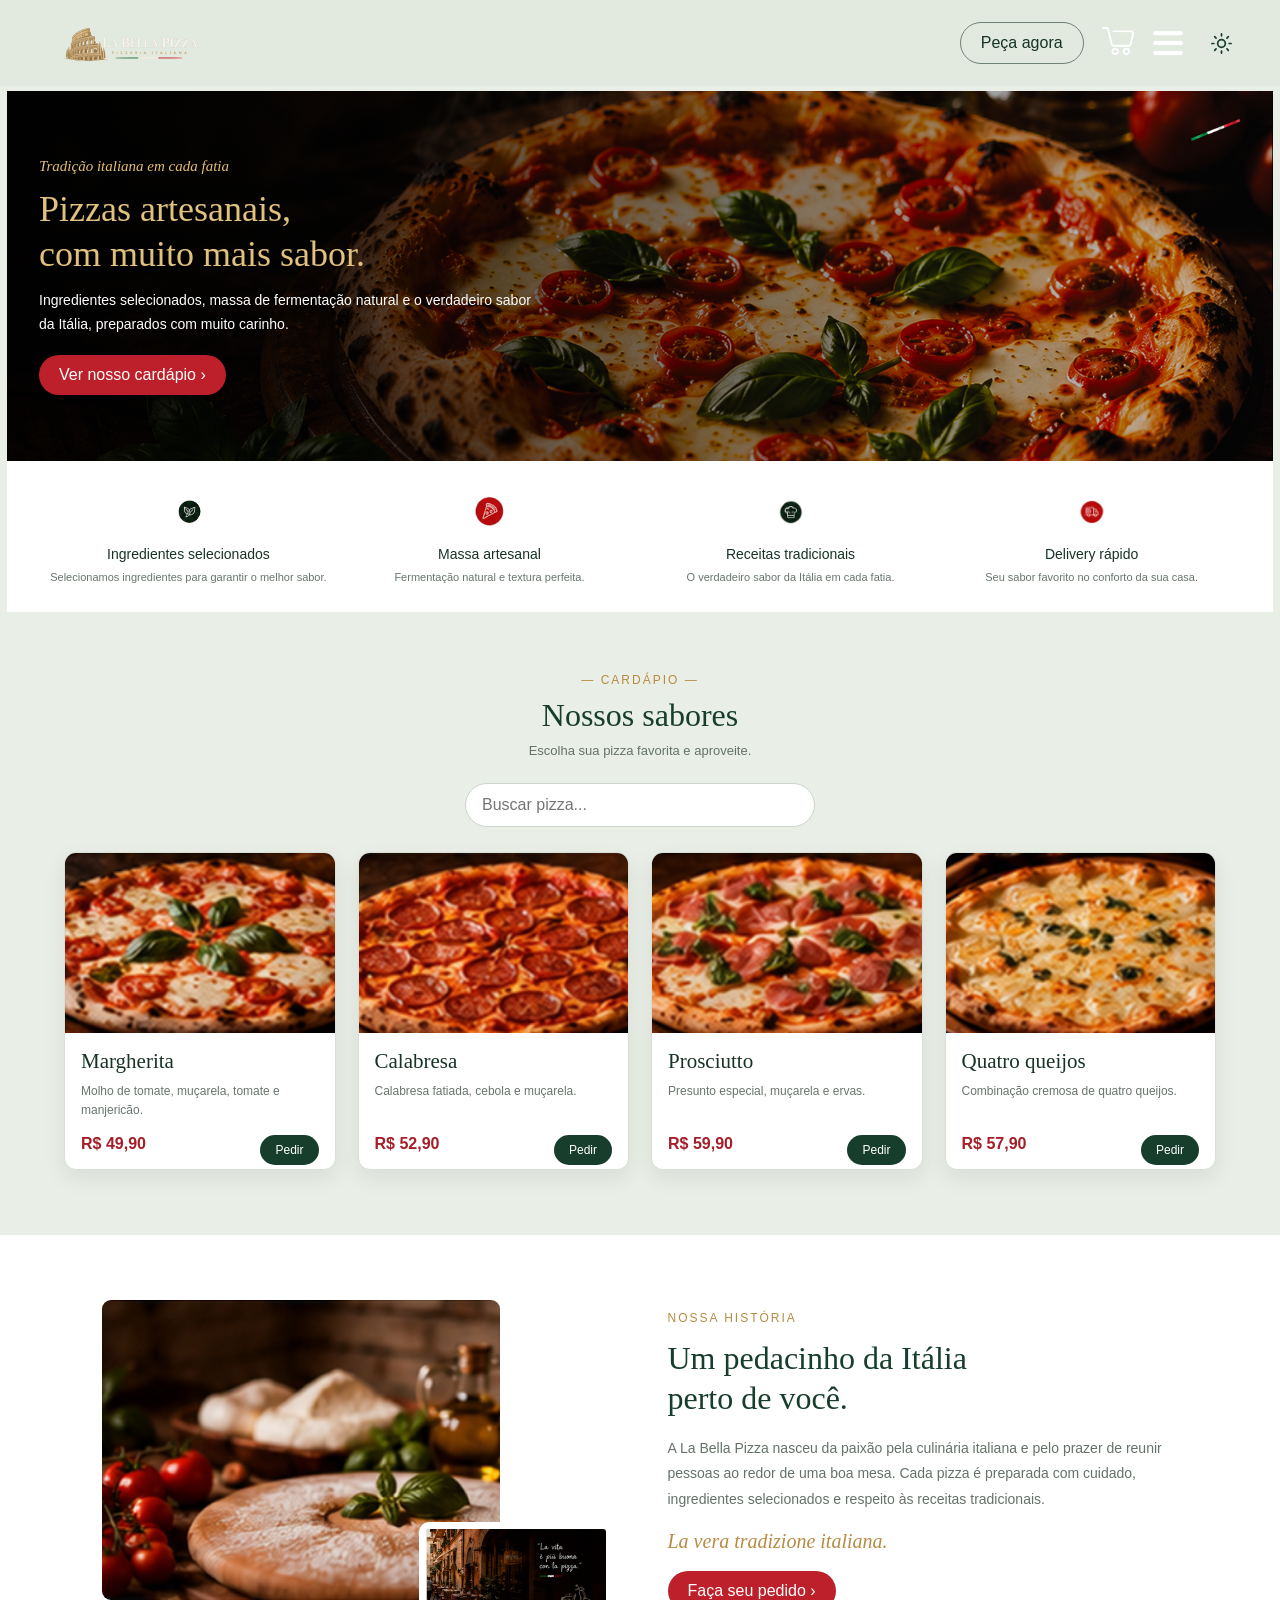
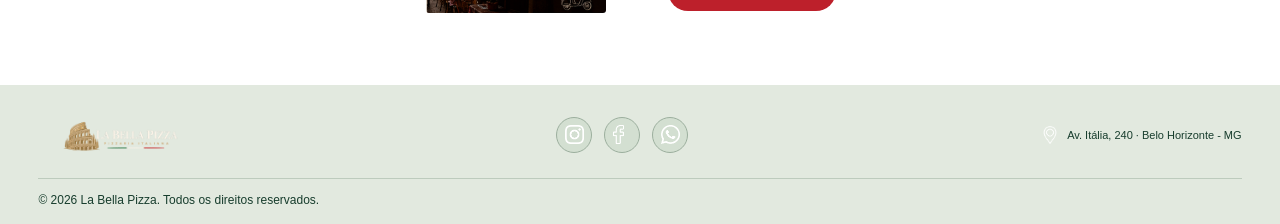
<file: index.html>
<!DOCTYPE html>
<html lang="pt-BR">
<head>
    <meta charset="UTF-8">
    <meta name="viewport" content="width=device-width, initial-scale=1.0">
    <title>La Bella Pizza</title>

    <link rel="stylesheet" href="style.css">
    <script src="script.js" defer></script>
</head>

<body>

    <header class="cabecalho">

        <a href="index.html" class="logo">
            <img data-imagem="logo" alt="La Bella Pizza">
        </a>

        <div class="acoes">
            <a href="#cardapio" class="botao contorno">Peça agora</a>

            <a href="carrinho.html" class="icone-link">
                <img data-imagem="carrinho" alt="Carrinho">
            </a>

            <button class="botao-menu" id="menuBtn">
                <img data-imagem="menu" alt="Menu">
            </button>

            <button class="botao-tema" id="temaBtn" aria-label="Alternar tema">

                <svg class="sol" viewBox="0 0 24 24">
                    <circle cx="12" cy="12" r="4"/>
                    <path d="M12 2v2 M12 20v2 M2 12h2 M20 12h2
                    M4.9 4.9l1.4 1.4 M17.7 17.7l1.4 1.4
                    M4.9 19.1l1.4-1.4 M17.7 6.3l1.4-1.4"/>
                </svg>

                <svg class="lua" viewBox="0 0 24 24">
                    <path d="M20.9 13A9 9 0 0 1 11 3.1
                    9 9 0 1 0 20.9 13Z"/>
                </svg>

            </button>
        </div>

        <nav class="menu" id="menuNavegacao">
            <a href="index.html">Início</a>
            <a href="cardapio.html">Cardápio</a>
            <a href="pedidos.html">Pedidos</a>
            <a href="conta.html">Entrar</a>
            <a href="conta.html">Criar conta</a>
            <a href="carrinho.html">Carrinho</a>
            <a href="dados.html">Minha Conta</a>
        </nav>

    </header>


    <main>

        <section class="banner">

            <img class="banner-foto"
                 data-imagem="ImagemPrincipal"
                 alt="Pizza artesanal">

            <div class="sombra-banner"></div>

            <div class="banner-texto revelar">

                <span>Tradição italiana em cada fatia</span>

                <h1>
                    Pizzas artesanais,<br>
                    com muito mais sabor.
                </h1>

                <p>
                    Ingredientes selecionados, massa de fermentação
                    natural e o verdadeiro sabor da Itália,
                    preparados com muito carinho.
                </p>

                <a href="#cardapio" class="botao vermelho">
                    Ver nosso cardápio ›
                </a>

            </div>

            <img class="bandeira"
                 data-imagem="miniBandeiraItaliana"
                 alt="Bandeira italiana">

        </section>


        <section class="beneficios">

            <article class="beneficio revelar">
                <img data-imagem="iconeIngredientesSelecionados" alt="">
                <h2>Ingredientes selecionados</h2>
                <p>Selecionamos ingredientes para garantir o melhor sabor.</p>
            </article>

            <article class="beneficio revelar">
                <img data-imagem="iconePizza" alt="">
                <h2>Massa artesanal</h2>
                <p>Fermentação natural e textura perfeita.</p>
            </article>

            <article class="beneficio revelar">
                <img data-imagem="iconeReceitasTradicionais" alt="">
                <h2>Receitas tradicionais</h2>
                <p>O verdadeiro sabor da Itália em cada fatia.</p>
            </article>

            <article class="beneficio revelar">
                <img data-imagem="iconeDeliveryRapido" alt="">
                <h2>Delivery rápido</h2>
                <p>Seu sabor favorito no conforto da sua casa.</p>
            </article>

        </section>


        <section class="cardapio" id="cardapio">

            <div class="titulo revelar">
                <span>— CARDÁPIO —</span>
                <h2>Nossos sabores</h2>
                <p>Escolha sua pizza favorita e aproveite.</p>
            </div>

            <input
                type="search"
                class="busca-pizza"
                id="buscaPizza"
                placeholder="Buscar pizza..."
            >

            <div class="grade-pizzas">

                <article class="pizza revelar" data-nome="margherita">
                    <img data-imagem="margherita" alt="Pizza Margherita">

                    <div>
                        <h3>Margherita</h3>
                        <p>Molho de tomate, muçarela, tomate e manjericão.</p>
                        <strong>R$ 49,90</strong>
                        <a href="pedidos.html">Pedir</a>
                    </div>
                </article>

                <article class="pizza revelar" data-nome="calabresa">
                    <img data-imagem="Calabresa" alt="Pizza Calabresa">

                    <div>
                        <h3>Calabresa</h3>
                        <p>Calabresa fatiada, cebola e muçarela.</p>
                        <strong>R$ 52,90</strong>
                        <a href="pedidos.html">Pedir</a>
                    </div>
                </article>

                <article class="pizza revelar" data-nome="prosciutto">
                    <img data-imagem="prosciutto" alt="Pizza Prosciutto">

                    <div>
                        <h3>Prosciutto</h3>
                        <p>Presunto especial, muçarela e ervas.</p>
                        <strong>R$ 59,90</strong>
                        <a href="pedidos.html">Pedir</a>
                    </div>
                </article>

                <article class="pizza revelar" data-nome="quatro queijos">
                    <img data-imagem="quatroQueijos" alt="Pizza Quatro Queijos">

                    <div>
                        
                        <h3>Quatro queijos</h3>
                        <p>Combinação cremosa de quatro queijos.</p>
                        <strong>R$ 57,90</strong>
                        <a href="pedidos.html">Pedir</a>
                    </div>
                </article>

            </div>

            <p id="semResultado" hidden>
                Nenhuma pizza encontrada.
            </p>

        </section>


        <section class="sobre" id="sobre">

            <div class="fotos-sobre revelar">
                <img class="foto-maior"
                     data-imagem="imagemSobreNos1"
                     alt="La Bella Pizza">

                <img class="foto-menor"
                     data-imagem="imagemSobreNos2"
                     alt="Tradição italiana">
            </div>

            <div class="texto-sobre revelar">

                <span>NOSSA HISTÓRIA</span>

                <h2>
                    Um pedacinho da Itália<br>
                    perto de você.
                </h2>

                <p>
                    A La Bella Pizza nasceu da paixão pela culinária
                    italiana e pelo prazer de reunir pessoas ao redor
                    de uma boa mesa. Cada pizza é preparada com cuidado,
                    ingredientes selecionados e respeito às receitas
                    tradicionais.
                </p>

                <p class="frase">
                    La vera tradizione italiana.
                </p>

                <a href="pedidos.html" class="botao vermelho">
                    Faça seu pedido ›
                </a>

            </div>

        </section>

    </main>


    <footer class="rodape">

        <div class="rodape-linha">

            <a href="index.html" class="logo">
                <img data-imagem="logo" alt="La Bella Pizza">
            </a>

            <div class="redes">

                <a href="#" aria-label="Instagram">
                    <img data-imagem="instagram" alt="">
                </a>

                <a href="#" aria-label="Facebook">
                    <img data-imagem="facebook" alt="">
                </a>

                <a href="#" aria-label="WhatsApp">
                    <img data-imagem="whatsapp" alt="">
                </a>

            </div>

            <div class="endereco">
                <img data-imagem="localizacao" alt="">
                Av. Itália, 240 · Belo Horizonte - MG
            </div>

        </div>

        <p>© 2026 La Bella Pizza. Todos os direitos reservados.</p>

    </footer>

    <script src="carrinho.js" defer></script>

</body>
</html>
</file>
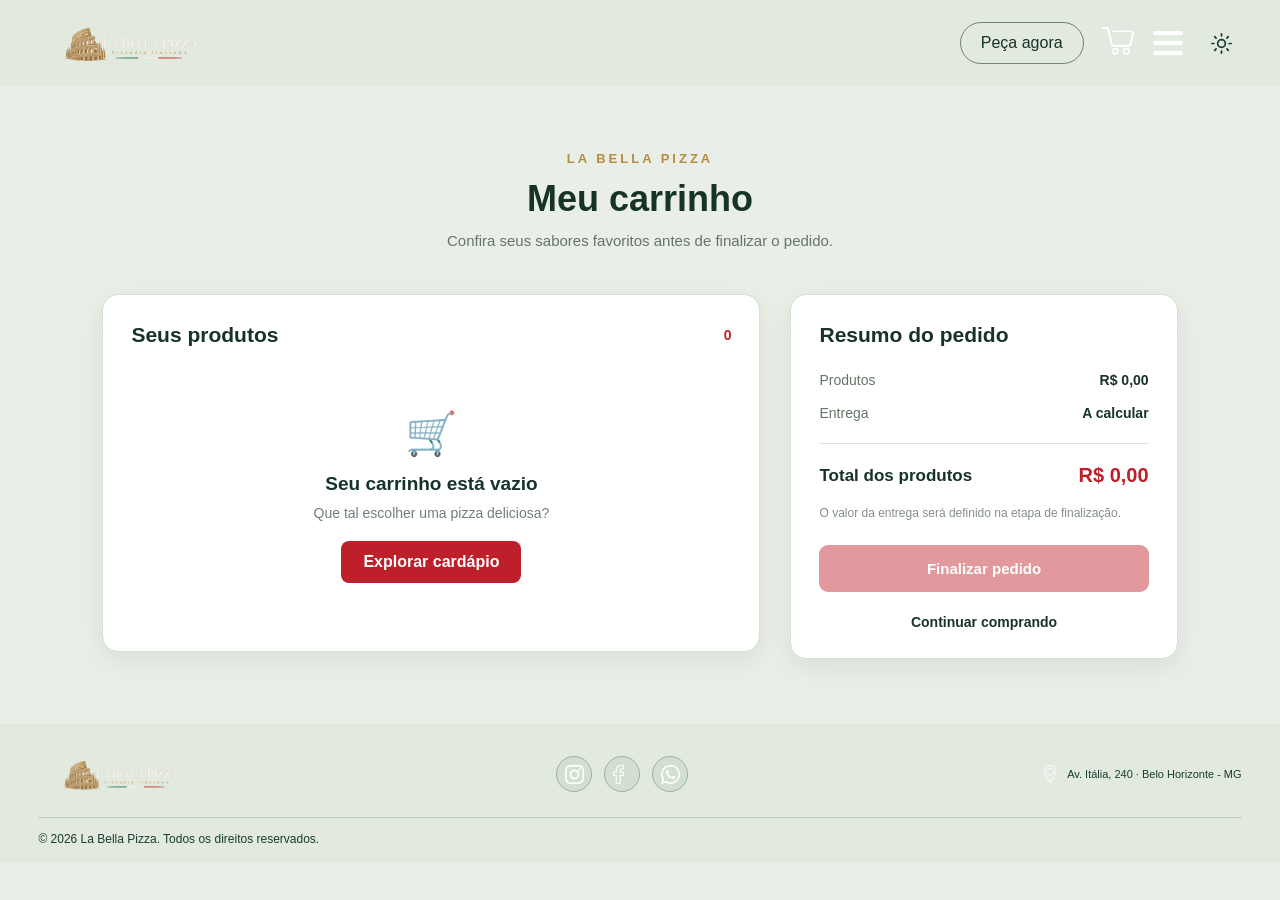
<file: carrinho.html>
<!DOCTYPE html>
<html lang="pt-BR">

<head>
    <meta charset="UTF-8">
    <meta name="viewport" content="width=device-width, initial-scale=1.0">

    <title>Meu Carrinho | La Bella Pizza</title>

    <link rel="stylesheet" href="style.css">
    <link rel="stylesheet" href="carrinho.css">

    <script src="script.js" defer></script>
    <script src="carrinho.js" defer></script>
</head>

<body>


    <header class="cabecalho">

        <a href="index.html" class="logo">
            <img src="Imagens/logo.png" data-imagem="logo" alt="La Bella Pizza">
        </a>

        <div class="acoes">

            <a href="cardapio.html#sabores" class="botao contorno">
                Peça agora
            </a>

            <a href="carrinho.html" class="icone-link">
                <img src="Imagens/carrinho.png" data-imagem="carrinho" alt="Carrinho">
            </a>

            <button id="menuBtn" class="botao-menu" aria-label="Abrir menu">
                <img src="Imagens/menu.png" data-imagem="menu" alt="Menu">
            </button>

            <button id="temaBtn" class="botao-tema" aria-label="Alternar tema">

                <svg class="sol" viewBox="0 0 24 24" fill="none"
                    stroke="currentColor" stroke-width="2">
                    <circle cx="12" cy="12" r="4"></circle>
                    <path d="M12 2v2 M12 20v2 M4.93 4.93l1.42 1.42
                    M17.65 17.65l1.42 1.42 M2 12h2 M20 12h2
                    M4.93 19.07l1.42-1.42 M17.65 6.35l1.42-1.42">
                    </path>
                </svg>

                <svg class="lua" viewBox="0 0 24 24" fill="none"
                    stroke="currentColor" stroke-width="2">
                    <path d="M20.5 14.5A8.5 8.5 0 0 1 9.5 3.5
                    A8.5 8.5 0 1 0 20.5 14.5Z">
                    </path>
                </svg>

            </button>

        </div>

        <nav class="menu" id="menuNavegacao">
            <a href="index.html">Início</a>
            <a href="cardapio.html">Cardápio</a>
            <a href="pedidos.html">Pedidos</a>
            <a href="conta.html">Entrar</a>
            <a href="conta.html">Criar conta</a>
            <a href="carrinho.html">Carrinho</a>
            <a href="dados.html">Minha Conta</a>
        </nav>

    </header>



    <main class="pagina-carrinho">

        <section class="titulo-carrinho revelar">

            <span class="subtitulo">LA BELLA PIZZA</span>

            <h1>Meu carrinho</h1>

            <p>
                Confira seus sabores favoritos antes de finalizar o pedido.
            </p>

        </section>


        <section class="conteudo-carrinho revelar">

            <div class="lista-carrinho">

                <div class="cabecalho-lista">
                    <h2>Seus produtos</h2>
                    <span id="quantidadeItens">0</span>
                </div>

                <div id="itensCarrinho"></div>

                <div id="carrinhoVazio" class="carrinho-vazio" hidden>

                    <div class="icone-vazio">🛒</div>

                    <h3>Seu carrinho está vazio</h3>

                    <p>
                        Que tal escolher uma pizza deliciosa?
                    </p>

                    <a href="cardapio.html" class="botao-carrinho">
                        Explorar cardápio
                    </a>

                </div>

                <button id="limparCarrinho" class="limpar-carrinho" hidden>
                    Limpar carrinho
                </button>

            </div>



            <aside class="resumo-carrinho">

                <h2>Resumo do pedido</h2>

                <div class="linha-resumo">
                    <span>Produtos</span>
                    <strong id="subtotal">R$ 0,00</strong>
                </div>

                <div class="linha-resumo">
                    <span>Entrega</span>
                    <strong>A calcular</strong>
                </div>

                <div class="linha-resumo total">
                    <span>Total dos produtos</span>
                    <strong id="total">R$ 0,00</strong>
                </div>

                <p class="aviso-entrega">
                    O valor da entrega será definido na etapa de finalização.
                </p>

                <button id="finalizarPedido" class="finalizar-pedido" disabled>
                    Finalizar pedido
                </button>

                <a href="cardapio.html" class="continuar-comprando">
                    Continuar comprando
                </a>

            </aside>

        </section>

    </main>



    <footer class="rodape">

        <div class="rodape-linha">

            <div class="logo">
                <img src="Imagens/logo.png" data-imagem="logo" alt="La Bella Pizza">
            </div>

            <div class="redes">

                <a href="#" target="_blank" aria-label="Instagram">
                    <img src="Imagens/instagram.png" alt="Instagram">
                </a>

                <a href="#" target="_blank" aria-label="Facebook">
                    <img src="Imagens/facebook.png" alt="Facebook">
                </a>

                <a href="#" target="_blank" aria-label="WhatsApp">
                    <img src="Imagens/whatsapp.png" alt="WhatsApp">
                </a>

            </div>

            <div class="endereco">
                <img src="Imagens/localizacao.png" alt="Localização">
                <p>Av. Itália, 240 · Belo Horizonte - MG</p>
            </div>

        </div>

        <p>© 2026 La Bella Pizza. Todos os direitos reservados.</p>

    </footer>

</body>
</html>
</file>
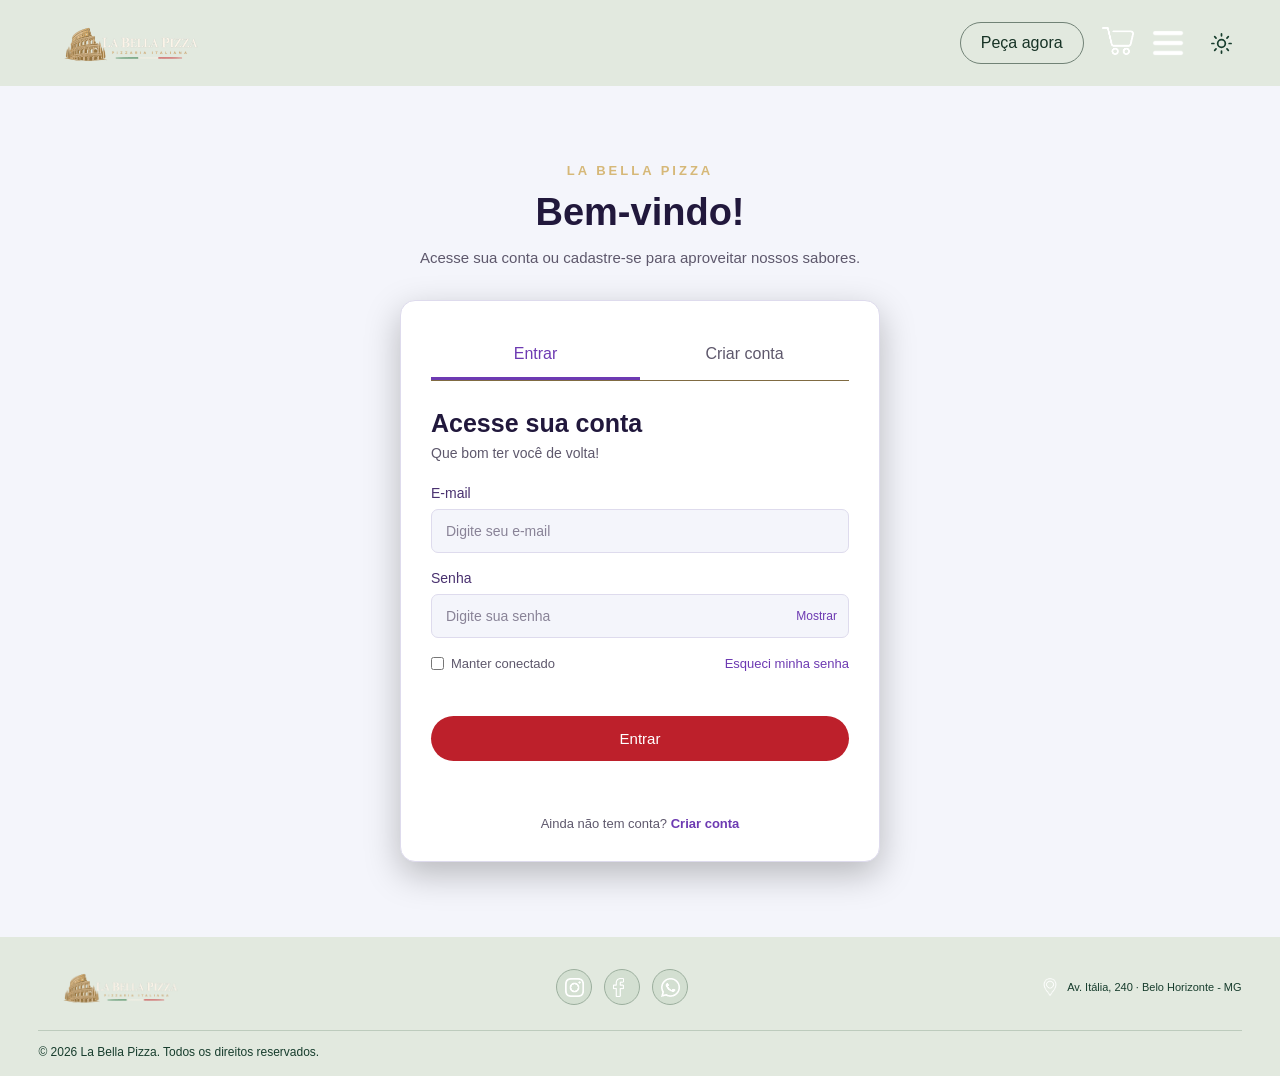
<file: conta.html>
<!DOCTYPE html>
<html lang="pt-BR">
<head>
    <meta charset="UTF-8">
    <meta name="viewport" content="width=device-width, initial-scale=1.0">
    <title>Minha conta | La Bella Pizza</title>

    <link rel="stylesheet" href="style.css">
    <link rel="stylesheet" href="conta.css">

    <script src="script.js" defer></script>
    <script src="conta.js" defer></script>
</head>

<body>

    <header class="cabecalho">

        <a href="index.html" class="logo">
            <img data-imagem="logo" alt="La Bella Pizza">
        </a>

        <div class="acoes">
            <a href="cardapio.html#sabores" class="botao contorno">
                Peça agora
            </a>

            <a href="carrinho.html" class="icone-link">
                <img data-imagem="carrinho" alt="Carrinho">
            </a>

            <button class="botao-menu" id="menuBtn" aria-label="Abrir menu">
                <img data-imagem="menu" alt="Menu">
            </button>

            <button class="botao-tema" id="temaBtn" aria-label="Alternar tema">

                <svg class="sol" viewBox="0 0 24 24">
                    <circle cx="12" cy="12" r="4"/>
                    <path d="M12 2v2 M12 20v2 M2 12h2 M20 12h2
                    M4.9 4.9l1.4 1.4 M17.7 17.7l1.4 1.4
                    M4.9 19.1l1.4-1.4 M17.7 6.3l1.4-1.4"/>
                </svg>

                <svg class="lua" viewBox="0 0 24 24">
                    <path d="M20.9 13A9 9 0 0 1 11 3.1
                    9 9 0 1 0 20.9 13Z"/>
                </svg>

            </button>
        </div>

        <nav class="menu" id="menuNavegacao">
            <a href="index.html">Início</a>
            <a href="cardapio.html">Cardápio</a>
            <a href="pedidos.html">Pedidos</a>
            <a href="conta.html">Entrar</a>
            <a href="conta.html">Criar conta</a>
            <a href="carrinho.html">Carrinho</a>
            <a href="dados.html">Minha Conta</a>
        </nav>

    </header>


    <main class="pagina-conta">

        <section class="area-conta">

            <div class="titulo-conta">
                <span>LA BELLA PIZZA</span>
                <h1>Bem-vindo!</h1>
                <p>Acesse sua conta ou cadastre-se para aproveitar nossos sabores.</p>
            </div>

            <div class="painel-conta">

                <div class="abas-conta">

                    <button class="aba-conta ativa"
                            type="button"
                            data-aba="entrar">
                        Entrar
                    </button>

                    <button class="aba-conta"
                            type="button"
                            data-aba="cadastro">
                        Criar conta
                    </button>

                </div>


                <form class="form-conta"
                      id="formEntrar">

                    <h2>Acesse sua conta</h2>
                    <p class="descricao-form">Que bom ter você de volta!</p>

                    <label for="emailLogin">E-mail</label>
                    <input
                        type="email"
                        id="emailLogin"
                        placeholder="Digite seu e-mail"
                        required
                    >

                    <label for="senhaLogin">Senha</label>

                    <div class="campo-senha">
                        <input
                            type="password"
                            id="senhaLogin"
                            placeholder="Digite sua senha"
                            required
                        >

                        <button type="button"
                                class="mostrar-senha"
                                data-senha="senhaLogin">
                            Mostrar
                        </button>
                    </div>

                    <div class="opcoes-login">
                        <label class="lembrar">
                            <input type="checkbox" id="lembrar">
                            Manter conectado
                        </label>

                        <button type="button"
                                class="link-conta"
                                id="recuperarSenha">
                            Esqueci minha senha
                        </button>
                    </div>

                    <button type="submit" class="botao vermelho botao-conta">
                        Entrar
                    </button>

                    <p class="mensagem-conta" id="mensagemLogin"></p>

                    <p class="troca-formulario">
                        Ainda não tem conta?
                        <button type="button" data-aba="cadastro">
                            Criar conta
                        </button>
                    </p>

                </form>


                <form class="form-conta escondido"
                      id="formCadastro">

                    <h2>Crie sua conta</h2>
                    <p class="descricao-form">Preencha seus dados para começar.</p>

                    <label for="nomeCadastro">Nome completo</label>
                    <input
                        type="text"
                        id="nomeCadastro"
                        placeholder="Digite seu nome"
                        required
                    >

                    <label for="emailCadastro">E-mail</label>
                    <input
                        type="email"
                        id="emailCadastro"
                        placeholder="Digite seu e-mail"
                        required
                    >

                    <label for="telefoneCadastro">Telefone</label>
                    <input
                        type="tel"
                        id="telefoneCadastro"
                        placeholder="(00) 00000-0000"
                        maxlength="15"
                        required
                    >

                    <label for="senhaCadastro">Senha</label>

                    <div class="campo-senha">
                        <input
                            type="password"
                            id="senhaCadastro"
                            placeholder="Crie uma senha"
                            minlength="6"
                            required
                        >

                        <button type="button"
                                class="mostrar-senha"
                                data-senha="senhaCadastro">
                            Mostrar
                        </button>
                    </div>

                    <label for="confirmarSenha">Confirmar senha</label>

                    <div class="campo-senha">
                        <input
                            type="password"
                            id="confirmarSenha"
                            placeholder="Digite a senha novamente"
                            minlength="6"
                            required
                        >

                        <button type="button"
                                class="mostrar-senha"
                                data-senha="confirmarSenha">
                            Mostrar
                        </button>
                    </div>

                    <button type="submit" class="botao vermelho botao-conta">
                        Criar minha conta
                    </button>

                    <p class="mensagem-conta" id="mensagemCadastro"></p>

                    <p class="troca-formulario">
                        Já possui uma conta?
                        <button type="button" data-aba="entrar">
                            Entrar
                        </button>
                    </p>

                </form>

            </div>

        </section>

    </main>


    <footer class="rodape">

        <div class="rodape-linha">

            <a href="index.html" class="logo">
                <img data-imagem="logo" alt="La Bella Pizza">
            </a>

            <div class="redes">

                <a href="#" aria-label="Instagram">
                    <img data-imagem="instagram" alt="">
                </a>

                <a href="#" aria-label="Facebook">
                    <img data-imagem="facebook" alt="">
                </a>

                <a href="#" aria-label="WhatsApp">
                    <img data-imagem="whatsapp" alt="">
                </a>

            </div>

            <div class="endereco">
                <img data-imagem="localizacao" alt="">
                Av. Itália, 240 · Belo Horizonte - MG
            </div>

        </div>

        <p>© 2026 La Bella Pizza. Todos os direitos reservados.</p>

    </footer>

</body>
</html>
</file>
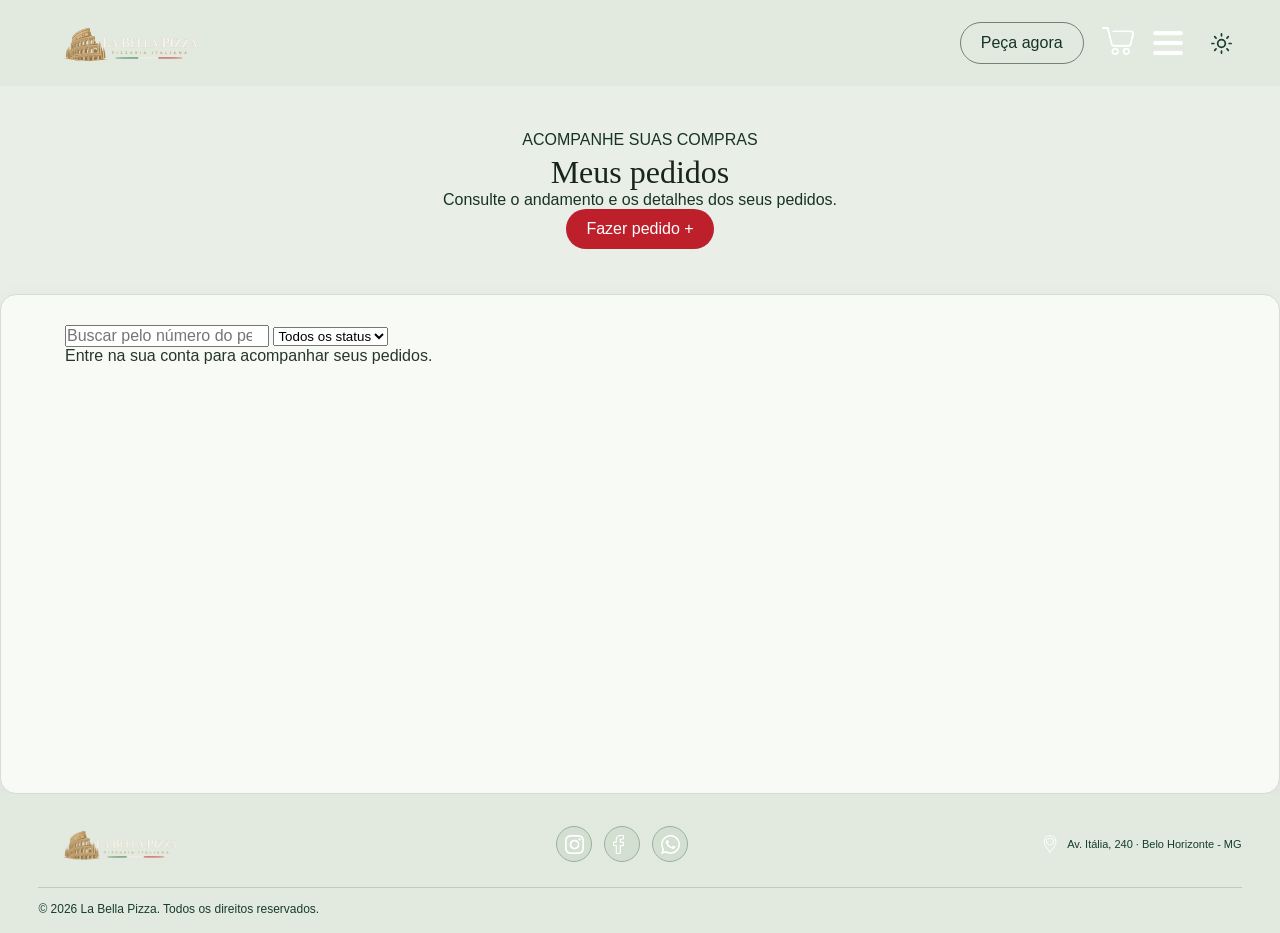
<file: pedidos.html>
<!DOCTYPE html>
<html lang="pt-BR">
<head>
    <meta charset="UTF-8">
    <meta name="viewport" content="width=device-width, initial-scale=1.0">
    <title>La Bella Pizza | Meus pedidos</title>

    <link rel="stylesheet" href="style.css">
    <link rel="stylesheet" href="pedidos.css">

    <script src="script.js" defer></script>
    <script src="pedidos.js" defer></script>
</head>

<body>

    <header class="cabecalho">

        <a href="index.html" class="logo">
            <img data-imagem="logo" alt="La Bella Pizza">
        </a>

        <div class="acoes">

            <a href="cardapio.html#sabores" class="botao contorno">
                Peça agora
            </a>

            <a href="carrinho.html" class="icone-link">
                <img data-imagem="carrinho" alt="Carrinho">
            </a>

            <button class="botao-menu" id="menuBtn">
                <img data-imagem="menu" alt="Menu">
            </button>

            <button class="botao-tema" id="temaBtn" aria-label="Alternar tema">

                <svg class="sol" viewBox="0 0 24 24">
                    <circle cx="12" cy="12" r="4"/>
                    <path d="M12 2v2 M12 20v2 M2 12h2 M20 12h2
                    M4.9 4.9l1.4 1.4 M17.7 17.7l1.4 1.4
                    M4.9 19.1l1.4-1.4 M17.7 6.3l1.4-1.4"/>
                </svg>

                <svg class="lua" viewBox="0 0 24 24">
                    <path d="M20.9 13A9 9 0 0 1 11 3.1
                    9 9 0 1 0 20.9 13Z"/>
                </svg>

            </button>

        </div>

        <nav class="menu" id="menuNavegacao">
            <a href="index.html">Início</a>
            <a href="cardapio.html">Cardápio</a>
            <a href="pedidos.html">Meus pedidos</a>
            <a href="index.html#sobre">Contato</a>
            <a href="conta.html">Entrar</a>
            <a href="conta.html">Criar conta</a>
            <a href="carrinho.html">Carrinho</a>
            <a href="dados.html">Minha Conta</a>
        </nav>

    </header>


    <main class="pagina-pedidos">

        <section class="cabecalho-pedidos">

            <div>
                <span>ACOMPANHE SUAS COMPRAS</span>

                <h1>Meus pedidos</h1>

                <p>
                    Consulte o andamento e os detalhes dos seus pedidos.
                </p>
            </div>

            <a href="cardapio.html#sabores" class="botao vermelho">
                Fazer pedido +
            </a>

        </section>


        <section class="painel-pedidos">

            <div class="filtros">

                <input
                    type="search"
                    id="buscaPedido"
                    placeholder="Buscar pelo número do pedido..."
                >

                <select id="filtroStatus">
                    <option value="todos">Todos os status</option>
                    <option value="preparo">Em preparo</option>
                    <option value="pronto">Pedido pronto</option>
                    <option value="entregue">Entregue</option>
                </select>

            </div>


            <div class="lista-pedidos" id="listaPedidos"></div>

            <p id="semPedidos" hidden>
                Você ainda não possui pedidos.
            </p>

        </section>

    </main>


    <!-- RODAPÉ -->
    <footer class="rodape">

        <div class="rodape-linha">

            <a href="index.html" class="logo">
                <img data-imagem="logo" alt="La Bella Pizza">
            </a>

            <div class="redes">

                <a href="#" aria-label="Instagram">
                    <img data-imagem="instagram" alt="">
                </a>

                <a href="#" aria-label="Facebook">
                    <img data-imagem="facebook" alt="">
                </a>

                <a href="#" aria-label="WhatsApp">
                    <img data-imagem="whatsapp" alt="">
                </a>

            </div>

            <div class="endereco">
                <img data-imagem="localizacao" alt="">
                Av. Itália, 240 · Belo Horizonte - MG
            </div>

        </div>

        <p>© 2026 La Bella Pizza. Todos os direitos reservados.</p>

    </footer>


    <dialog id="modalPedido" class="modal-pedido">

        <button id="fecharModal" class="fechar">×</button>

        <span>DETALHES DA COMPRA</span>

        <h2 id="tituloModal">Pedido</h2>

        <div id="conteudoModal"></div>

        <button id="okModal" class="botao vermelho">
            Fechar
        </button>

    </dialog>

</body>
</html>
</file>
<file: style.css>
* {
    margin: 0;
    padding: 0;
    box-sizing: border-box;
}

html {
    scroll-behavior: smooth;
}

body {
    font-family: Arial, sans-serif;
    background: #e9eee7;
    color: #173326;
    transition: background 0.3s, color 0.3s;
}

a {
    text-decoration: none;
    color: inherit;
}

button,
input {
    font: inherit;
}



.cabecalho {
    min-height: 86px;
    padding: 12px 3%;
    display: flex;
    align-items: center;
    justify-content: space-between;
    gap: 20px;
    background: #e2e9df;
    position: relative;
    z-index: 5;
}

.logo img {
    width: 185px;
    height: 58px;
    object-fit: contain;
    display: block;
}

.acoes {
    display: flex;
    align-items: center;
    gap: 18px;
}

.botao {
    display: inline-block;
    padding: 11px 20px;
    border-radius: 25px;
    transition: 0.25s;
}

.contorno {
    border: 1px solid #718276;
}

.contorno:hover {
    background: #173d2d;
    color: white;
}

.icone-link img,
.botao-menu img {
    width: 32px;
    height: 32px;
    object-fit: contain;
}

.botao-menu,
.botao-tema {
    border: 0;
    background: transparent;
    cursor: pointer;
    display: grid;
    place-items: center;
}

.botao-tema {
    width: 40px;
    height: 40px;
    border-radius: 50%;
    color: #173d2d;
}

.botao-tema:hover {
    background: #d2ddd1;
}

.botao-tema svg {
    width: 23px;
    height: 23px;
    grid-area: 1 / 1;
    fill: none;
    stroke: currentColor;
    stroke-width: 1.8;
    stroke-linecap: round;
    stroke-linejoin: round;
}

.lua {
    display: none;
}


.menu {
    display: none;
    position: absolute;
    right: 3%;
    top: 75px;
    min-width: 210px;
    padding: 10px;
    background: #102f23;
    border: 1px solid #c9a45c;
    border-radius: 10px;
    box-shadow: 0 12px 30px #0004;
}

.menu.aberto {
    display: flex;
    flex-direction: column;
}

.menu a {
    padding: 12px;
    color: white;
    border-radius: 6px;
    transition: 0.2s;
}

.menu a:hover {
    background: #bd202b;
}


.vermelho {
    background: #bd202b;
    color: white;
}

.vermelho:hover {
    background: #941923;
    transform: translateY(-2px);
}



.banner {
    height: 370px;
    margin: 5px 7px 0;
    position: relative;
    overflow: hidden;
    display: flex;
    align-items: center;
    background: #17271d;
}

.banner-foto {
    position: absolute;
    width: 100%;
    height: 100%;
    inset: 0;
    object-fit: cover;
}

.sombra-banner {
    position: absolute;
    inset: 0;
    background: linear-gradient(90deg, #000d, #0007 48%, #0001);
}

.banner-texto {
    position: relative;
    z-index: 1;
    max-width: 570px;
    padding: 45px 32px;
    color: white;
}

.banner-texto > span {
    color: #e3bd70;
    font: italic 15px Georgia;
}

.banner h1 {
    font: 36px/1.25 Georgia;
    color: #e1c17e;
    margin: 12px 0;
}

.banner-texto p {
    font-size: 14px;
    line-height: 1.7;
    margin-bottom: 18px;
}

.bandeira {
    position: absolute;
    right: 30px;
    top: 25px;
    width: 55px;
    height: 28px;
    object-fit: contain;
}



.beneficios {
    display: grid;
    grid-template-columns: repeat(4, 1fr);
    gap: 15px;
    padding: 22px 3%;
    background: white;
    margin: 0 7px;
}

.beneficio {
    text-align: center;
    padding: 4px;
}

.beneficio img {
    width: 48px;
    height: 48px;
    object-fit: contain;
    margin-bottom: 7px;
}

.beneficio h2 {
    font-size: 14px;
    font-weight: 500;
    margin-bottom: 7px;
}

.beneficio p {
    font-size: 11px;
    color: #68766c;
    line-height: 1.5;
}



.cardapio {
    padding: 58px 5% 65px;
    background: #e9eee7;
}

.titulo {
    text-align: center;
    margin-bottom: 25px;
}

.titulo span,
.texto-sobre > span {
    font-size: 12px;
    letter-spacing: 2px;
    color: #b68b42;
}

.titulo h2,
.texto-sobre h2 {
    font: 32px Georgia;
    margin: 9px 0;
    color: #173d2d;
}

.titulo p {
    font-size: 13px;
    color: #657268;
}

.busca-pizza {
    display: block;
    width: min(100%, 350px);
    margin: 0 auto 25px;
    padding: 12px 16px;
    border: 1px solid #cbd5ca;
    border-radius: 25px;
    outline: 0;
}

.grade-pizzas {
    display: grid;
    grid-template-columns: repeat(4, minmax(0, 1fr));
    gap: 22px;
    max-width: 1200px;
    margin: auto;
}

.pizza {
    background: white;
    border: 1px solid #d8dfd5;
    border-radius: 12px;
    overflow: hidden;
    box-shadow: 0 8px 22px #122c1e14;
    transition: 0.25s;
}

.pizza:hover {
    transform: translateY(-6px);
    box-shadow: 0 14px 28px #122c1e26;
}

.pizza > img {
    width: 100%;
    height: 180px;
    object-fit: cover;
    display: block;
}

.pizza > div {
    padding: 16px;
}

.pizza h3 {
    font: 21px Georgia;
    margin-bottom: 8px;
}

.pizza p {
    font-size: 12px;
    line-height: 1.6;
    color: #69756d;
    min-height: 40px;
    margin-bottom: 13px;
}

.pizza strong {
    color: #a51e28;
}

.pizza a {
    float: right;
    background: #173d2d;
    color: white;
    padding: 8px 15px;
    border-radius: 20px;
    font-size: 12px;
}

.pizza a:hover {
    background: #bd202b;
}



.sobre {
    display: grid;
    grid-template-columns: 1fr 1fr;
    gap: 55px;
    align-items: center;
    padding: 65px 8%;
    background: white;
}

.fotos-sobre {
    position: relative;
    min-height: 320px;
}

.foto-maior {
    width: 78%;
    height: 300px;
    object-fit: cover;
    border-radius: 9px;
}

.foto-menor {
    position: absolute;
    right: 0;
    bottom: 0;
    width: 38%;
    max-height: 155px;
    object-fit: cover;
    border: 7px solid white;
    border-radius: 10px;
}

.texto-sobre h2 {
    line-height: 1.25;
    margin: 12px 0 18px;
}

.texto-sobre p {
    font-size: 14px;
    line-height: 1.8;
    color: #657268;
    margin-bottom: 13px;
}

.texto-sobre .frase {
    font: italic 20px Georgia;
    color: #b68b42;
    margin: 18px 0;
}



.rodape {
    background: #082218;
    color: #f7f4eb;
    padding: 25px 3% 17px;
}

.rodape-linha {
    display: flex;
    align-items: center;
    justify-content: space-between;
    gap: 22px;
    flex-wrap: wrap;
}

.rodape .logo img {
    width: 165px;
    height: 50px;
}

.redes {
    display: flex;
    gap: 12px;
}

.redes a {
    width: 36px;
    height: 36px;
    border: 1px solid #ffffff40;
    border-radius: 50%;
    display: grid;
    place-items: center;
}

.redes a:hover {
    background: #bd202b;
}

.redes img {
    width: 19px;
    height: 19px;
    object-fit: contain;
}

.endereco {
    display: flex;
    align-items: center;
    gap: 8px;
    font-size: 11px;
}

.endereco img {
    width: 18px;
    height: 18px;
    object-fit: contain;
}

.rodape > p {
    border-top: 1px solid #ffffff20;
    margin-top: 18px;
    padding-top: 14px;
    font-size: 12px;
}



.revelar {
    opacity: 0;
    transform: translateY(22px);
    transition: opacity 0.7s, transform 0.7s;
}

.revelar.visivel {
    opacity: 1;
    transform: translateY(0);
}


/* MODO ESCURO */
body.modo-escuro {
    background: #0b2119;
    color: #f3f0e8;
}

body.modo-escuro .cabecalho {
    background: #0b2119;
}

body.modo-escuro .contorno,
body.modo-escuro .botao-tema {
    color: #f3f0e8;
}

body.modo-escuro .contorno {
    border-color: #6c8876;
}

body.modo-escuro .sol {
    display: none;
}

body.modo-escuro .lua {
    display: block;
}

body.modo-escuro .cardapio {
    background: #0b2119;
}

body.modo-escuro .titulo h2,
body.modo-escuro .texto-sobre h2 {
    color: #e6d3a7;
}

body.modo-escuro .titulo p,
body.modo-escuro .pizza p,
body.modo-escuro .texto-sobre p {
    color: #c0cabe;
}

body.modo-escuro .beneficios,
body.modo-escuro .sobre {
    background: #132d22;
}

body.modo-escuro .beneficio p {
    color: #c0cabe;
}

body.modo-escuro .pizza {
    background: #17382a;
    border-color: #315440;
}

body.modo-escuro .foto-menor {
    border-color: #132d22;
}

body.modo-escuro .busca-pizza {
    background: #17382a;
    color: white;
    border-color: #496655;
}


@media (max-width: 900px) {

    .grade-pizzas {
        grid-template-columns: repeat(2, 1fr);
    }

    .sobre {
        gap: 30px;
        padding: 50px 5%;
    }

}


@media (max-width: 650px) {

    .cabecalho {
        min-height: 70px;
        padding: 8px 4%;
    }

    .logo img {
        width: 140px;
        height: 48px;
    }

    .acoes {
        gap: 10px;
    }

    .contorno {
        display: none;
    }

    .icone-link img,
    .botao-menu img {
        width: 27px;
        height: 27px;
    }

    .menu {
        top: 62px;
        right: 4%;
    }

    .banner {
        height: 390px;
        margin: 4px;
    }

    .banner-texto {
        padding: 30px 20px;
    }

    .banner h1 {
        font-size: 29px;
    }

    .banner-texto p {
        font-size: 13px;
    }

    .bandeira {
        right: 15px;
        top: 15px;
        width: 42px;
    }

    .beneficios {
        grid-template-columns: repeat(2, 1fr);
        gap: 22px 10px;
        padding: 22px 3%;
    }

    .beneficio img {
        width: 42px;
        height: 42px;
    }

    .cardapio {
        padding: 42px 4%;
    }

    .titulo h2,
    .texto-sobre h2 {
        font-size: 27px;
    }

    .grade-pizzas {
        gap: 12px;
    }

    .pizza > img {
        height: 130px;
    }

    .pizza > div {
        padding: 11px;
    }

    .pizza h3 {
        font-size: 17px;
    }

    .pizza p {
        font-size: 11px;
    }

    .sobre {
        grid-template-columns: 1fr;
        padding: 40px 6%;
    }

    .fotos-sobre {
        min-height: 245px;
    }

    .foto-maior {
        height: 235px;
    }

    .rodape-linha {
        justify-content: center;
        text-align: center;
    }

    .endereco {
        justify-content: center;
        width: 100%;
    }

    .rodape > p {
        text-align: center;
        line-height: 1.6;
    }

}


@media (prefers-reduced-motion: reduce) {

    *,
    *::before,
    *::after {
        scroll-behavior: auto !important;
        transition-duration: 0.01ms !important;
    }

}


body:not(.modo-escuro) .rodape {
    background: #e2e9df;
    color: #173d2d;
}

body:not(.modo-escuro) .rodape > p {
    border-color: #bdcbbd;
}

body:not(.modo-escuro) .redes a {
    border-color: #9caf9e;
    background: #d3dfd1;
}

body:not(.modo-escuro) .redes a:hover {
    background: #173d2d;
}




body.modo-escuro .logo img,
body.modo-escuro .icone-link img,
body.modo-escuro .botao-menu img,
body.modo-escuro .redes img,
body.modo-escuro .endereco img {
    filter: none;
}



.pizza {
    transition: transform 0.35s ease, box-shadow 0.35s ease;
}

.pizza.revelar.visivel:hover {
    transform: translateY(-8px);
    box-shadow: 0 15px 30px #0003;
}

.pizza img {
    transition: transform 0.45s ease;
}

.pizza:hover img {
    transform: scale(1.06);
}

.pizza {
    overflow: hidden;
}


.grade-pizzas .pizza:nth-child(1) {
    transition-delay: 0.05s;
}

.grade-pizzas .pizza:nth-child(2) {
    transition-delay: 0.15s;
}

.grade-pizzas .pizza:nth-child(3) {
    transition-delay: 0.25s;
}

.grade-pizzas .pizza:nth-child(4) {
    transition-delay: 0.35s;
}



.logo {
    position: relative;
    display: inline-block;
}
</file>
<file: carrinho.css>
.pagina-carrinho {
    min-height: 65vh;
    padding: 65px 8%;
    background: #e9eee7;
    color: #173326;
}

.pagina-carrinho * {
    box-sizing: border-box;
}

.pagina-carrinho [hidden] {
    display: none !important;
}


.titulo-carrinho {
    text-align: center;
    margin-bottom: 45px;
}

.titulo-carrinho .subtitulo {
    display: block;
    color: #b68b42;
    font-size: 13px;
    font-weight: bold;
    letter-spacing: 3px;
    margin-bottom: 12px;
}

.titulo-carrinho h1 {
    font-size: 36px;
    color: #173326;
    margin-bottom: 12px;
}

.titulo-carrinho p {
    color: #647568;
    font-size: 15px;
}


.conteudo-carrinho {
    max-width: 1100px;
    margin: auto;
    display: grid;
    grid-template-columns: 1.7fr 1fr;
    gap: 30px;
    align-items: start;
}


.lista-carrinho,
.resumo-carrinho {
    background: #ffffff;
    border: 1px solid #d5dfd3;
    border-radius: 16px;
    padding: 28px;
    box-shadow: 0 8px 25px rgba(23, 51, 38, 0.07);
}


.cabecalho-lista {
    display: flex;
    justify-content: space-between;
    align-items: center;
    gap: 12px;
    margin-bottom: 22px;
}

.cabecalho-lista h2,
.resumo-carrinho h2 {
    color: #173326;
    font-size: 21px;
}

#quantidadeItens {
    color: #bd202b;
    font-weight: bold;
    font-size: 14px;
}


#itensCarrinho {
    display: flex;
    flex-direction: column;
    gap: 15px;
}

.item-carrinho {
    display: grid;
    grid-template-columns: 1fr auto;
    gap: 12px;
    padding: 20px 0;
    border-bottom: 1px solid #e1e8df;
}

.item-informacoes h3 {
    color: #173326;
    font-size: 17px;
    margin-bottom: 7px;
}

.item-informacoes p {
    color: #718074;
    font-size: 14px;
}

.item-controles {
    display: flex;
    align-items: center;
    gap: 12px;
}

.item-controles button {
    width: 32px;
    height: 32px;
    border: 1px solid #cbd7c9;
    border-radius: 8px;
    background: #e9eee7;
    color: #173326;
    font-size: 19px;
    cursor: pointer;
    transition: 0.2s;
}

.item-controles button:hover {
    background: #173326;
    color: #ffffff;
}

.item-controles span {
    font-weight: bold;
    min-width: 18px;
    text-align: center;
}

.item-total {
    color: #173326;
    font-size: 15px;
    align-self: center;
}

.remover-item {
    width: fit-content;
    border: none;
    background: transparent;
    color: #bd202b;
    cursor: pointer;
    text-align: left;
    font-size: 13px;
    font-weight: bold;
}

.remover-item:hover {
    text-decoration: underline;
}


#carrinhoVazio {
    padding: 40px 10px;
    text-align: center;
    color: #718074;
}

.icone-vazio {
    font-size: 42px;
    margin-bottom: 15px;
}

#carrinhoVazio h3 {
    color: #173326;
    font-size: 19px;
    margin-bottom: 10px;
}

#carrinhoVazio p {
    font-size: 14px;
    margin-bottom: 20px;
}

.botao-carrinho {
    display: inline-block;
    padding: 12px 22px;
    background: #bd202b;
    color: #ffffff;
    border-radius: 8px;
    text-decoration: none;
    font-weight: bold;
    transition: 0.2s;
}

.botao-carrinho:hover {
    background: #991923;
    transform: translateY(-2px);
}


#limparCarrinho {
    margin-top: 20px;
    border: none;
    background: transparent;
    color: #bd202b;
    cursor: pointer;
    font-weight: bold;
    font-size: 13px;
}

#limparCarrinho:hover {
    text-decoration: underline;
}


.resumo-carrinho h2 {
    margin-bottom: 25px;
}

.linha-resumo {
    display: flex;
    justify-content: space-between;
    align-items: center;
    gap: 15px;
    margin: 17px 0;
    color: #647568;
    font-size: 14px;
}

.linha-resumo strong {
    color: #173326;
}

.linha-resumo.total {
    border-top: 1px solid #dce4da;
    padding-top: 20px;
    margin-top: 22px;
    color: #173326;
    font-size: 17px;
    font-weight: bold;
}

.linha-resumo.total strong {
    color: #bd202b;
    font-size: 20px;
}

.aviso-entrega {
    color: #849086;
    font-size: 12px;
    line-height: 1.6;
    margin-top: 15px;
}


#finalizarPedido {
    width: 100%;
    margin-top: 22px;
    padding: 15px;
    border: none;
    border-radius: 9px;
    background: #bd202b;
    color: #ffffff;
    font-size: 15px;
    font-weight: bold;
    cursor: pointer;
    transition: 0.2s;
}

#finalizarPedido:hover:not(:disabled) {
    background: #991923;
    transform: translateY(-2px);
}

#finalizarPedido:disabled {
    opacity: 0.45;
    cursor: not-allowed;
}


.continuar-comprando {
    display: block;
    margin-top: 22px;
    text-align: center;
    color: #173326;
    font-size: 14px;
    font-weight: bold;
    text-decoration: none;
    transition: 0.2s;
}

.continuar-comprando:hover {
    color: #bd202b;
}


body.modo-escuro .pagina-carrinho {
    background: #0b2119;
    color: #e9eee7;
}

body.modo-escuro .titulo-carrinho h1,
body.modo-escuro .cabecalho-lista h2,
body.modo-escuro .resumo-carrinho h2,
body.modo-escuro .item-informacoes h3,
body.modo-escuro .item-total,
body.modo-escuro .linha-resumo.total {
    color: #e9eee7;
}

body.modo-escuro .titulo-carrinho p,
body.modo-escuro .item-informacoes p,
body.modo-escuro .linha-resumo {
    color: #b8c8ba;
}

body.modo-escuro .lista-carrinho,
body.modo-escuro .resumo-carrinho {
    background: #132d22;
    border-color: #294737;
}

body.modo-escuro .item-carrinho {
    border-color: #294737;
}

body.modo-escuro .item-controles button {
    background: #203d2e;
    border-color: #42604b;
    color: #e9eee7;
}

body.modo-escuro .item-controles button:hover {
    background: #b68b42;
    color: #ffffff;
}

body.modo-escuro .linha-resumo strong {
    color: #e9eee7;
}

body.modo-escuro .linha-resumo.total {
    border-color: #42604b;
}

body.modo-escuro .linha-resumo.total strong {
    color: #e3bd70;
}

body.modo-escuro #carrinhoVazio h3 {
    color: #e9eee7;
}

body.modo-escuro #carrinhoVazio {
    color: #b8c8ba;
}

body.modo-escuro .continuar-comprando {
    color: #e9eee7;
}

body.modo-escuro .continuar-comprando:hover {
    color: #e3bd70;
}


@media (max-width: 800px) {
    .conteudo-carrinho {
        grid-template-columns: 1fr;
    }

    .pagina-carrinho {
        padding: 45px 5%;
    }
}

@media (max-width: 480px) {
    .titulo-carrinho h1 {
        font-size: 29px;
    }

    .titulo-carrinho p {
        font-size: 14px;
    }

    .lista-carrinho,
    .resumo-carrinho {
        padding: 19px;
    }

    .item-carrinho {
        grid-template-columns: 1fr;
    }

    .item-controles {
        justify-content: flex-start;
    }

    .linha-resumo.total {
        font-size: 15px;
    }
}


.rodape {
    background: #082218;
    color: #f7f4eb;
    padding: 25px 3% 17px;
}

.rodape-linha {
    display: flex;
    align-items: center;
    justify-content: space-between;
    gap: 22px;
    flex-wrap: wrap;
}

.rodape .logo img {
    width: 165px;
    height: 50px;
}

.redes {
    display: flex;
    gap: 12px;
}

.redes a {
    width: 36px;
    height: 36px;
    border: 1px solid #ffffff40;
    border-radius: 50%;
    display: grid;
    place-items: center;
}

.redes a:hover {
    background: #bd202b;
}

.redes img {
    width: 19px;
    height: 19px;
    object-fit: contain;
}

.endereco {
    display: flex;
    align-items: center;
    gap: 8px;
    font-size: 11px;
}

.endereco img {
    width: 18px;
    height: 18px;
    object-fit: contain;
}

.rodape > p {
    border-top: 1px solid #ffffff20;
    margin-top: 18px;
    padding-top: 14px;
    font-size: 12px;
}


body:not(.modo-escuro) .rodape {
    background: #e2e9df;
    color: #173d2d;
}

body:not(.modo-escuro) .rodape > p {
    border-color: #bdcbbd;
}

body:not(.modo-escuro) .redes a {
    border-color: #9caf9e;
    background: #d3dfd1;
}

body:not(.modo-escuro) .redes a:hover {
    background: #173d2d;
}


body.modo-escuro .rodape .logo img,
body.modo-escuro .rodape .redes img,
body.modo-escuro .rodape .endereco img {
    filter: none;
}


@media (max-width: 650px) {
    .rodape-linha {
        justify-content: center;
        text-align: center;
    }

    .endereco {
        justify-content: center;
        width: 100%;
    }

    .rodape > p {
        text-align: center;
        line-height: 1.6;
    }
}
</file>
<file: conta.css>
.pagina-conta {
    min-height: 650px;
    padding: 75px 20px;
    background: #102b20;
    display: flex;
    justify-content: center;
    align-items: center;
}

.area-conta {
    width: 100%;
    max-width: 480px;
}

.titulo-conta {
    text-align: center;
    margin-bottom: 30px;
    color: #f5eedf;
}

.titulo-conta span {
    color: #d6b878;
    font-size: 13px;
    font-weight: bold;
    letter-spacing: 3px;
}

.titulo-conta h1 {
    font-size: 38px;
    margin: 12px 0;
}

.titulo-conta p {
    font-size: 15px;
    line-height: 1.6;
    color: #d8d0c0;
}

.painel-conta {
    background: #173a2a;
    border: 1px solid #806b42;
    border-radius: 15px;
    padding: 30px;
    box-shadow: 0 12px 35px rgba(0, 0, 0, 0.25);
}

.abas-conta {
    display: flex;
    border-bottom: 1px solid #806b42;
    margin-bottom: 28px;
}

.aba-conta {
    flex: 1;
    padding: 14px;
    border: none;
    background: transparent;
    color: #d8d0c0;
    font-size: 16px;
    cursor: pointer;
    border-bottom: 3px solid transparent;
    transition: 0.3s;
}

.aba-conta:hover,
.aba-conta.ativa {
    color: #e2c58b;
    border-bottom-color: #d6b878;
}

.form-conta h2 {
    color: #f5eedf;
    font-size: 25px;
    margin-bottom: 7px;
}

.descricao-form {
    color: #c9c0ad;
    font-size: 14px;
    margin-bottom: 24px;
}

.form-conta > label {
    display: block;
    color: #e2c58b;
    font-size: 14px;
    margin: 17px 0 8px;
}

.form-conta > input,
.campo-senha input {
    width: 100%;
    padding: 13px 14px;
    border: 1px solid #806b42;
    border-radius: 7px;
    background: #102b20;
    color: #f5eedf;
    outline: none;
    font-size: 14px;
}

.form-conta input:focus {
    border-color: #e2c58b;
    box-shadow: 0 0 0 2px rgba(214, 184, 120, 0.15);
}

.form-conta input::placeholder {
    color: #a9a18f;
}

.campo-senha {
    display: flex;
    align-items: center;
    position: relative;
}

.campo-senha input {
    padding-right: 75px;
}

.mostrar-senha {
    position: absolute;
    right: 12px;
    border: none;
    background: transparent;
    color: #e2c58b;
    cursor: pointer;
    font-size: 12px;
}

.opcoes-login {
    display: flex;
    justify-content: space-between;
    align-items: center;
    gap: 10px;
    margin: 18px 0 23px;
    flex-wrap: wrap;
}

.lembrar {
    color: #d8d0c0;
    font-size: 13px;
    display: flex;
    align-items: center;
    gap: 7px;
}

.link-conta,
.troca-formulario button {
    border: none;
    background: transparent;
    color: #e2c58b;
    cursor: pointer;
    font-size: 13px;
}

.link-conta:hover,
.troca-formulario button:hover {
    text-decoration: underline;
}

.botao-conta {
    width: 100%;
    margin-top: 22px;
    padding: 14px;
    cursor: pointer;
    border: none;
    font-size: 15px;
}

.mensagem-conta {
    min-height: 20px;
    margin-top: 13px;
    text-align: center;
    font-size: 13px;
    color: #e2c58b;
}

.troca-formulario {
    margin-top: 22px;
    text-align: center;
    color: #d8d0c0;
    font-size: 13px;
}

.troca-formulario button {
    font-weight: bold;
}

.escondido {
    display: none;
}



body.modo-claro .pagina-conta {
    background: #f4f5fb;
}

body.modo-claro .titulo-conta {
    color: #21183c;
}

body.modo-claro .titulo-conta p {
    color: #5e586c;
}

body.modo-claro .painel-conta {
    background: #ffffff;
    border-color: #dedbed;
    box-shadow: 0 12px 35px rgba(30, 20, 50, 0.10);
}

body.modo-claro .abas-conta {
    border-color: #dedbed;
}

body.modo-claro .aba-conta {
    color: #5e586c;
}

body.modo-claro .aba-conta:hover,
body.modo-claro .aba-conta.ativa {
    color: #6d3ab2;
    border-bottom-color: #6d3ab2;
}

body.modo-claro .form-conta h2 {
    color: #21183c;
}

body.modo-claro .descricao-form,
body.modo-claro .lembrar,
body.modo-claro .troca-formulario {
    color: #5e586c;
}

body.modo-claro .form-conta > label {
    color: #49316f;
}

body.modo-claro .form-conta > input,
body.modo-claro .campo-senha input {
    background: #f4f5fb;
    color: #21183c;
    border-color: #dedbed;
}

body.modo-claro .form-conta input::placeholder {
    color: #898397;
}

body.modo-claro .mostrar-senha,
body.modo-claro .link-conta,
body.modo-claro .troca-formulario button {
    color: #6d3ab2;
}

body.modo-claro .mensagem-conta {
    color: #49316f;
}



@media (max-width: 600px) {

    .pagina-conta {
        padding: 45px 15px;
        min-height: 600px;
    }

    .titulo-conta h1 {
        font-size: 30px;
    }

    .painel-conta {
        padding: 22px 18px;
    }

    .opcoes-login {
        align-items: flex-start;
        flex-direction: column;
    }

}




.pagina-conta {
    width: 100%;
    background-color: #102b20;
    color: #f5eedf;
    transition: background-color 0.3s, color 0.3s;
}



body:not(.modo-escuro) .pagina-conta {
    background: #f4f5fb !important;
    color: #21183c;
}

body:not(.modo-escuro) .titulo-conta {
    color: #21183c;
}

body:not(.modo-escuro) .titulo-conta p,
body:not(.modo-escuro) .descricao-form,
body:not(.modo-escuro) .lembrar,
body:not(.modo-escuro) .troca-formulario {
    color: #5e586c;
}

body:not(.modo-escuro) .painel-conta {
    background: #ffffff;
    border-color: #dedbed;
}

body:not(.modo-escuro) .form-conta h2 {
    color: #21183c;
}

body:not(.modo-escuro) .form-conta > label {
    color: #49316f;
}

body:not(.modo-escuro) .form-conta > input,
body:not(.modo-escuro) .campo-senha input {
    background: #f4f5fb;
    color: #21183c;
    border-color: #dedbed;
}

body:not(.modo-escuro) .form-conta input::placeholder {
    color: #898397;
}

body:not(.modo-escuro) .aba-conta {
    color: #5e586c;
}

body:not(.modo-escuro) .aba-conta:hover,
body:not(.modo-escuro) .aba-conta.ativa {
    color: #6d3ab2;
    border-bottom-color: #6d3ab2;
}

body:not(.modo-escuro) .mostrar-senha,
body:not(.modo-escuro) .link-conta,
body:not(.modo-escuro) .troca-formulario button {
    color: #6d3ab2;
}

body:not(.modo-escuro) .mensagem-conta {
    color: #49316f;
}
</file>
<file: pedidos.css>
.area-pedidos {
    padding: 15px 2%;
}

.painel-pedidos {
    background-color: white;
    color: #27352d;

    border-radius: 5px;

    min-height: 500px;
    padding: 30px 5%;
}



.cabecalho-pedidos {
    display: flex;
    justify-content: space-between;
    align-items: center;

    margin-bottom: 25px;
}

.cabecalho-pedidos h1 {
    font-family: Georgia, serif;
    font-size: 32px;
    font-weight: normal;

    color: #17251c;
    margin-top: 5px;
}

.cabecalho-pedidos .botao {
    margin: 0;
}



.filtros-pedidos {
    display: flex;
    gap: 12px;
    margin-bottom: 20px;
}

.filtros-pedidos input,
.filtros-pedidos select {
    padding: 11px;

    border: 1px solid #c1cbc3;
    border-radius: 5px;

    background-color: white;
    color: #34483a;

    font-size: 12px;
    outline: none;
}

.filtros-pedidos input {
    width: 100%;
    max-width: 360px;
}

.filtros-pedidos select {
    width: 190px;
}



.pedido {
    display: grid;
    grid-template-columns: 1.5fr 0.7fr 0.8fr 0.9fr 0.7fr;

    align-items: center;
    gap: 12px;

    border: 1px solid #bdc9c0;
    border-radius: 6px;

    padding: 15px;
    margin-bottom: 12px;

    font-size: 11px;
}

.pedido > div {
    display: flex;
    flex-direction: column;
    gap: 5px;
}

.pedido small,
.pedido > div span {
    font-size: 10px;
    color: #6d7b70;
}

.itens {
    color: #65736a;
}

.valor {
    font-weight: bold;
}



.status {
    border-radius: 20px;
    text-align: center;

    padding: 6px 8px;
    font-size: 10px;
}

.preparo {
    background-color: #ffe66b;
    color: #493d00;
}

.entregue {
    background-color: #83ed80;
    color: #17401a;
}

.cancelado {
    background-color: #ed333b;
    color: white;
}



.detalhes {
    background-color: white;
    border: 1px solid #9eafa2;
    color: #405448;

    border-radius: 15px;
    padding: 7px 12px;

    font-size: 10px;
    cursor: pointer;
}

.detalhes:hover {
    background-color: #edf4ee;
}



.sem-pedido {
    color: #7a887e;
    font-size: 12px;
    margin-top: 20px;
}



.modal {
    border: none;
    border-radius: 12px;

    padding: 30px;
    width: 90%;
    max-width: 390px;

    margin: auto;

    color: #25352b;
    box-shadow: 0 15px 60px #0007;
}

.modal::backdrop {
    background-color: #0009;
}

.modal h2 {
    font-family: Georgia, serif;
    font-size: 23px;
    margin-bottom: 12px;
}

.modal p {
    font-size: 13px;
    line-height: 1.8;
    color: #526357;
}

.fechar-modal {
    float: right;

    border: none;
    background: none;

    font-size: 25px;
    cursor: pointer;
}



body.modo-claro .painel-pedidos {
    background-color: #ffffff;
    color: #24352a;
}

body.modo-claro .cabecalho-pedidos h1 {
    color: #24352a;
}

body.modo-claro .pedido {
    border-color: #d4ddd5;
}

body.modo-claro .filtros-pedidos input,
body.modo-claro .filtros-pedidos select {
    background-color: #f8faf7;
    color: #24352a;
}



@media (max-width: 850px) {

    .pedido {
        grid-template-columns: 1.3fr 0.7fr 0.8fr 0.9fr;
    }

    .pedido .detalhes {
        grid-column: 1 / -1;
        justify-self: end;
    }

}



@media (max-width: 560px) {

    .area-pedidos {
        padding: 10px 2%;
    }

    .painel-pedidos {
        padding: 22px 5%;
        min-height: 470px;
    }

    .cabecalho-pedidos {
        flex-direction: column;
        align-items: flex-start;
        gap: 15px;
    }

    .cabecalho-pedidos h1 {
        font-size: 28px;
    }

    .filtros-pedidos {
        flex-direction: column;
    }

    .filtros-pedidos input,
    .filtros-pedidos select {
        width: 100%;
        max-width: none;
    }

    .pedido {
        grid-template-columns: 1fr auto;
        gap: 10px;
        padding: 13px;
    }

    .pedido > div {
        grid-column: 1;
    }

    .pedido .itens {
        grid-column: 2;
        grid-row: 1;
    }

    .pedido .valor {
        grid-column: 1;
        grid-row: 2;
    }

    .pedido .status {
        grid-column: 2;
        grid-row: 2;
    }

    .pedido .detalhes {
        grid-column: 1 / -1;
        justify-self: stretch;
    }

}



body:not(.modo-escuro) .pagina-pedidos {
    background: #e9eee7;
}

body:not(.modo-escuro) .painel-pedidos {
    background: #f8faf6;
    border: 1px solid #d3ded2;
    border-radius: 16px;
    box-shadow: 0 12px 30px #17332612;
}

body:not(.modo-escuro) .pedido {
    background: #ffffff;
    border: 1px solid #dce5da;
    border-radius: 12px;
}

body.modo-escuro .pagina-pedidos {
    background: #0b2119;
}

body.modo-escuro .cabecalho-pedidos h1 {
    color: #e6d3a7;
}

body.modo-escuro .painel-pedidos {
    background: #102a1f;
    border: 1px solid #315440;
    border-radius: 16px;
    box-shadow: 0 12px 30px #0003;
}

body.modo-escuro .pedido {
    background: #183a2b;
    border: 1px solid #355b45;
    border-radius: 12px;
}

body.modo-escuro .pedido:hover {
    background: #1d4432;
    border-color: #63816a;
}

body.modo-escuro .pedido-topo strong,
body.modo-escuro .pedido-baixo p strong {
    color: #f3ead7;
}

body.modo-escuro .pedido-topo small,
body.modo-escuro .pedido-baixo p {
    color: #c4d0c5;
}

body.modo-escuro .pedido-baixo {
    border-color: #355b45;
}

body.modo-escuro .detalhes {
    color: #f3ead7;
    border-color: #78917d;
}

body.modo-escuro .detalhes:hover {
    background: #bd202b;
    border-color: #bd202b;
}

body.modo-escuro .filtros input,
body.modo-escuro .filtros select {
    background: #183a2b;
    color: #f3ead7;
    border-color: #496655;
}

body.modo-escuro .filtros input::placeholder {
    color: #bdc9be;
}

body.modo-escuro .modal-pedido {
    background: #183a2b;
    color: #f3ead7;
}

body.modo-escuro .modal-pedido h2 {
    color: #e6d3a7;
}

body.modo-escuro .itens-modal li,
body.modo-escuro .total-modal {
    border-color: #496655;
}


body.modo-escuro .detalhes {
    background: transparent !important;
    color: #e6d3a7 !important;
    border: 1px solid #78917d !important;
    border-radius: 20px;
}

body.modo-escuro .detalhes:hover {
    background: #bd202b !important;
    color: white !important;
    border-color: #bd202b !important;
}

.cabecalho-pedidos {
    width: 100%;
    text-align: center;
    display: flex;
    flex-direction: column;
    align-items: center;
    justify-content: center;
    margin: 40px auto;
}

.cabecalho-pedidos h1,
.cabecalho-pedidos h2,
.cabecalho-pedidos p {
    text-align: center;
    margin-left: auto;
    margin-right: auto;
}

.cabecalho-pedidos {
    width: 100%;
    display: flex;
    flex-direction: column;
    align-items: center;
    justify-content: center;
    text-align: center;
    margin: 45px auto;
    padding: 0 20px;
    box-sizing: border-box;
}

.cabecalho-pedidos h1,
.cabecalho-pedidos h2,
.cabecalho-pedidos p {
    width: 100%;
    text-align: center;
    margin-left: auto;
    margin-right: auto;
}


.status.pronto {
    background-color: #fff1d6;
    color: #98651b;
    border: 1px solid #e3bd70;
}


.tempo-pedido {
    display: block;
    margin-top: 8px;
    color: #b68b42;
    font-size: 13px;
    font-weight: 600;
}
</file>
